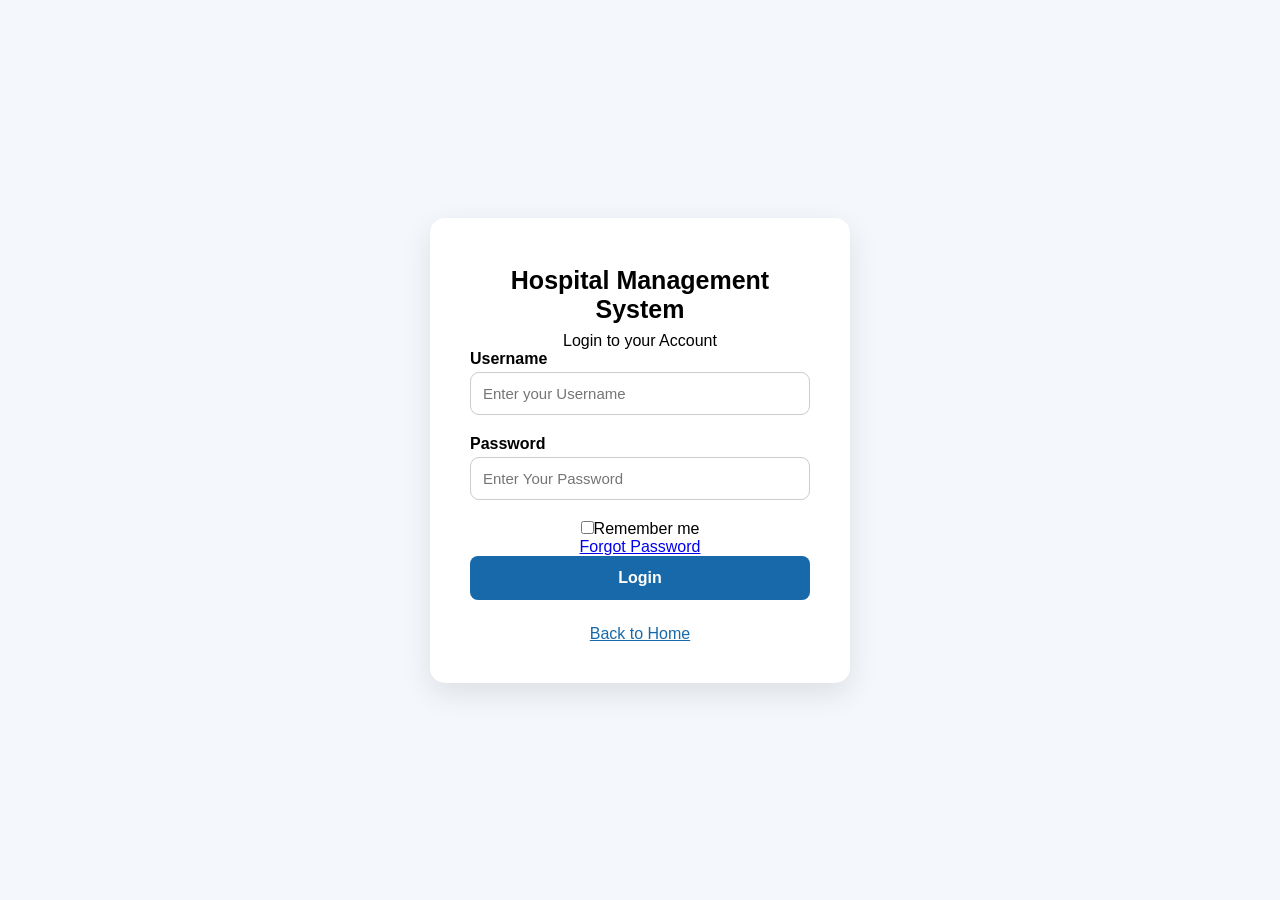
<file: frontend/index.html>
<!DOCTYPE html>
<html lang="en">
<head>
    <meta charset="UTF-8">
    <meta name="viewport" content="width=\, initial-scale=1.0">
    <title>Hospital-Management-System</title>
    <meta http-equiv="refresh" content="0; url=login.html">
</head>
<body>
    
</body>
</html>
</file>
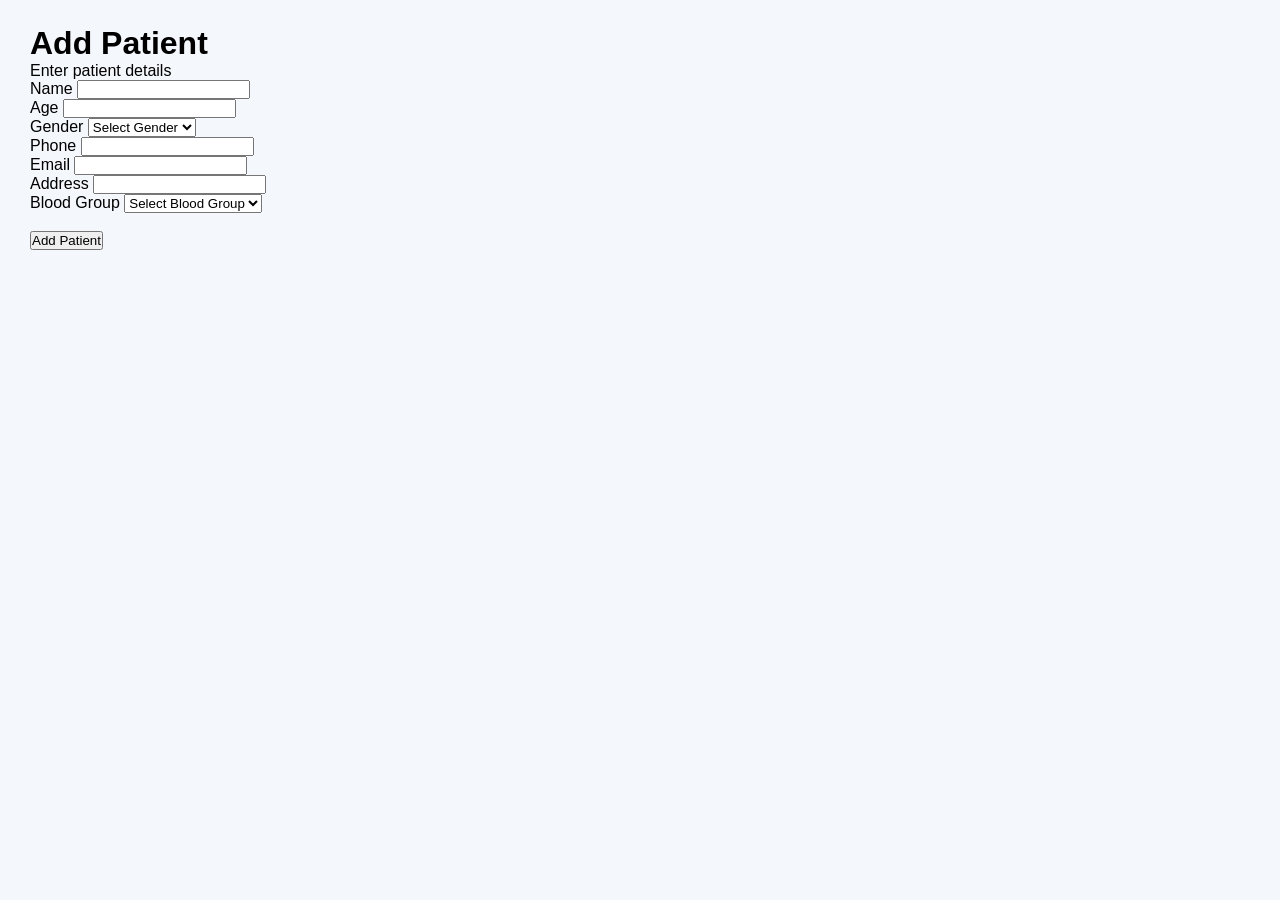
<file: frontend/add-patient.html>
<!DOCTYPE html>
<html lang="en">

<head>
    <meta charset="UTF-8">
    <meta name="viewport" content="width=device-width, initial-scale=1.0">

    <title>Add Patient</title>

    <link rel="stylesheet" href="css/style.css">
</head>

<body>

    <div class="main-content">

        <h1>Add Patient</h1>

        <p>Enter patient details</p>

        <form id="patientForm">

            <div>
                <label>Name</label>
                <input
                    type="text"
                    id="name"
                    required
                >
            </div>

            <div>
                <label>Age</label>
                <input
                    type="number"
                    id="age"
                    required
                >
            </div>

            <div>
                <label>Gender</label>

                <select id="gender" required>
                    <option value="">Select Gender</option>
                    <option value="Male">Male</option>
                    <option value="Female">Female</option>
                    <option value="Other">Other</option>
                </select>
            </div>

            <div>
                <label>Phone</label>
                <input
                    type="text"
                    id="phone"
                    required
                >
            </div>

            <div>
                <label>Email</label>
                <input
                    type="email"
                    id="email"
                >
            </div>

            <div>
                <label>Address</label>
                <input
                    type="text"
                    id="address"
                >
            </div>

            <div>
                <label>Blood Group</label>

                <select id="blood_group" required>
                    <option value="">Select Blood Group</option>
                    <option value="A+">A+</option>
                    <option value="A-">A-</option>
                    <option value="B+">B+</option>
                    <option value="B-">B-</option>
                    <option value="O+">O+</option>
                    <option value="O-">O-</option>
                    <option value="AB+">AB+</option>
                    <option value="AB-">AB-</option>
                </select>
            </div>

            <br>

            <button type="submit">
                Add Patient
            </button>

        </form>

        <p id="message"></p>

    </div>

    <script src="js/add-patient.js"></script>

</body>

</html>
</file>
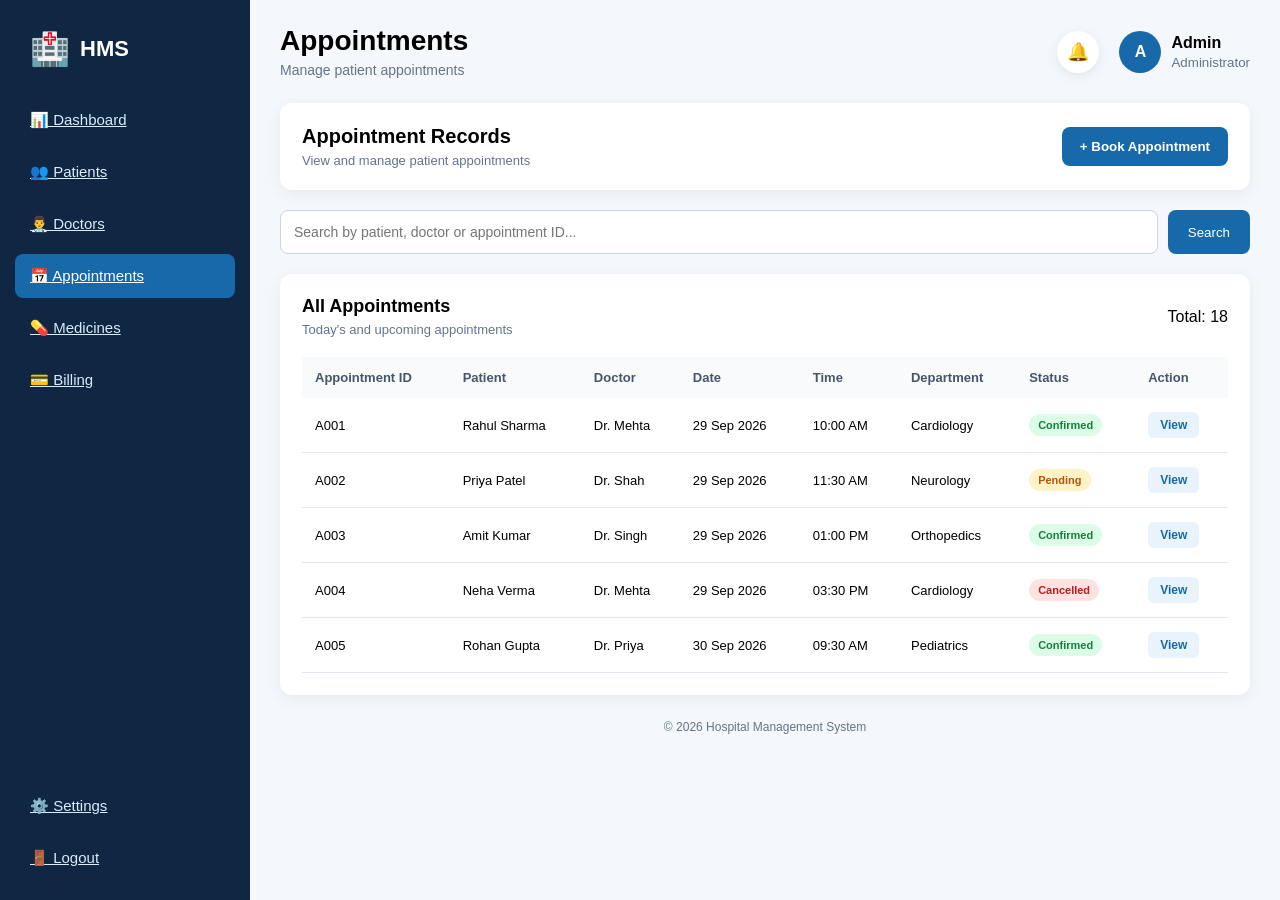
<file: frontend/appointmnet.html>
<!DOCTYPE html>
<html lang="en">

<head>
    <meta charset="UTF-8">
    <meta name="viewport" content="width=device-width, initial-scale=1.0">

    <title>Appointments | Hospital Management System</title>

    <link rel="stylesheet" href="css/style.css">
</head>

<body>

    <div class="dashboard-container">

        <!-- ================================
             SIDEBAR
        ================================= -->

        <aside class="sidebar">

            <div class="sidebar-logo">
                <span>🏥</span>
                <h2>HMS</h2>
            </div>

            <nav class="sidebar-nav">

                <a href="dashboard.html" class="nav-link">
                    📊 Dashboard
                </a>

                <a href="patients.html" class="nav-link">
                    👥 Patients
                </a>

                <a href="doctors.html" class="nav-link">
                    👨‍⚕️ Doctors
                </a>

                <a href="appointmnet.html" class="nav-link active">
                    📅 Appointments
                </a>

                <a href="medicines.html" class="nav-link">
                    💊 Medicines
                </a>

                <a href="billing.html" class="nav-link">
                    💳 Billing
                </a>

            </nav>

            <div class="sidebar-bottom">

                <a href="#" class="nav-link">
                    ⚙️ Settings
                </a>

                <a href="login.html" class="nav-link logout">
                    🚪 Logout
                </a>

            </div>

        </aside>


        <!-- ================================
             MAIN CONTENT
        ================================= -->

        <main class="main-content">

            <!-- Top Header -->

            <header class="top-header">

                <div>
                    <h1>Appointments</h1>
                    <p>Manage patient appointments</p>
                </div>

                <div class="header-right">

                    <button class="notification-btn">
                        🔔
                    </button>

                    <div class="user-profile">

                        <div class="user-avatar">
                            A
                        </div>

                        <div>
                            <strong>Admin</strong>
                            <small>Administrator</small>
                        </div>

                    </div>

                </div>

            </header>


            <!-- ================================
                 APPOINTMENT ACTIONS
            ================================= -->

            <section class="patient-actions">

                <div>
                    <h2>Appointment Records</h2>

                    <p>
                        View and manage patient appointments
                    </p>
                </div>

                <button class="add-patient-btn">
                    + Book Appointment
                </button>

            </section>


            <!-- ================================
                 SEARCH
            ================================= -->

            <section class="patient-search">

                <input
                    type="text"
                    placeholder="Search by patient, doctor or appointment ID..."
                >

                <button>
                    Search
                </button>

            </section>


            <!-- ================================
                 APPOINTMENTS TABLE
            ================================= -->

            <section class="dashboard-card">

                <div class="card-header">

                    <div>
                        <h3>All Appointments</h3>

                        <p>
                            Today's and upcoming appointments
                        </p>
                    </div>

                    <span>
                        Total: 18
                    </span>

                </div>


                <div class="table-container">

                    <table>

                        <thead>

                            <tr>
                                <th>Appointment ID</th>
                                <th>Patient</th>
                                <th>Doctor</th>
                                <th>Date</th>
                                <th>Time</th>
                                <th>Department</th>
                                <th>Status</th>
                                <th>Action</th>
                            </tr>

                        </thead>


                        <tbody>

                            <!-- Appointment 1 -->

                            <tr>

                                <td>A001</td>

                                <td>
                                    Rahul Sharma
                                </td>

                                <td>
                                    Dr. Mehta
                                </td>

                                <td>
                                    29 Sep 2026
                                </td>

                                <td>
                                    10:00 AM
                                </td>

                                <td>
                                    Cardiology
                                </td>

                                <td>
                                    <span class="status confirmed">
                                        Confirmed
                                    </span>
                                </td>

                                <td>
                                    <button class="table-btn">
                                        View
                                    </button>
                                </td>

                            </tr>


                            <!-- Appointment 2 -->

                            <tr>

                                <td>A002</td>

                                <td>
                                    Priya Patel
                                </td>

                                <td>
                                    Dr. Shah
                                </td>

                                <td>
                                    29 Sep 2026
                                </td>

                                <td>
                                    11:30 AM
                                </td>

                                <td>
                                    Neurology
                                </td>

                                <td>
                                    <span class="status pending">
                                        Pending
                                    </span>
                                </td>

                                <td>
                                    <button class="table-btn">
                                        View
                                    </button>
                                </td>

                            </tr>


                            <!-- Appointment 3 -->

                            <tr>

                                <td>A003</td>

                                <td>
                                    Amit Kumar
                                </td>

                                <td>
                                    Dr. Singh
                                </td>

                                <td>
                                    29 Sep 2026
                                </td>

                                <td>
                                    01:00 PM
                                </td>

                                <td>
                                    Orthopedics
                                </td>

                                <td>
                                    <span class="status confirmed">
                                        Confirmed
                                    </span>
                                </td>

                                <td>
                                    <button class="table-btn">
                                        View
                                    </button>
                                </td>

                            </tr>


                            <!-- Appointment 4 -->

                            <tr>

                                <td>A004</td>

                                <td>
                                    Neha Verma
                                </td>

                                <td>
                                    Dr. Mehta
                                </td>

                                <td>
                                    29 Sep 2026
                                </td>

                                <td>
                                    03:30 PM
                                </td>

                                <td>
                                    Cardiology
                                </td>

                                <td>
                                    <span class="status cancelled">
                                        Cancelled
                                    </span>
                                </td>

                                <td>
                                    <button class="table-btn">
                                        View
                                    </button>
                                </td>

                            </tr>


                            <!-- Appointment 5 -->

                            <tr>

                                <td>A005</td>

                                <td>
                                    Rohan Gupta
                                </td>

                                <td>
                                    Dr. Priya
                                </td>

                                <td>
                                    30 Sep 2026
                                </td>

                                <td>
                                    09:30 AM
                                </td>

                                <td>
                                    Pediatrics
                                </td>

                                <td>
                                    <span class="status confirmed">
                                        Confirmed
                                    </span>
                                </td>

                                <td>
                                    <button class="table-btn">
                                        View
                                    </button>
                                </td>

                            </tr>

                        </tbody>

                    </table>

                </div>

            </section>


            <!-- ================================
                 FOOTER
            ================================= -->

            <footer class="dashboard-footer">

                <p>
                    © 2026 Hospital Management System
                </p>

            </footer>

        </main>

    </div>

</body>

</html>
</file>
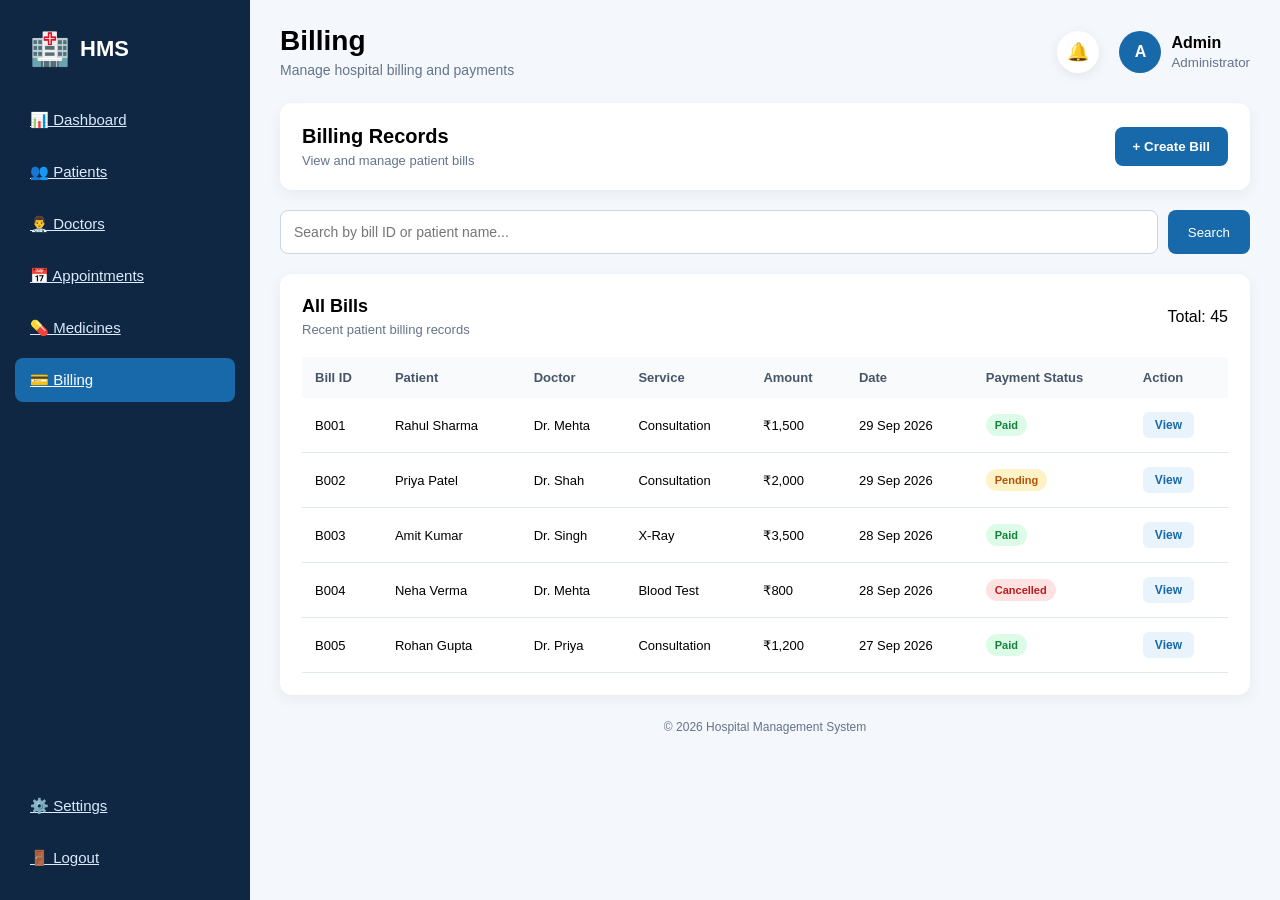
<file: frontend/billing.html>
<!DOCTYPE html>
<html lang="en">

<head>
    <meta charset="UTF-8">
    <meta name="viewport" content="width=device-width, initial-scale=1.0">

    <title>Billing | Hospital Management System</title>

    <link rel="stylesheet" href="css/style.css">
</head>

<body>

    <div class="dashboard-container">

        <!-- ================================
             SIDEBAR
        ================================= -->

        <aside class="sidebar">

            <div class="sidebar-logo">
                <span>🏥</span>
                <h2>HMS</h2>
            </div>

            <nav class="sidebar-nav">

                <a href="dashboard.html" class="nav-link">
                    📊 Dashboard
                </a>

                <a href="patients.html" class="nav-link">
                    👥 Patients
                </a>

                <a href="doctors.html" class="nav-link">
                    👨‍⚕️ Doctors
                </a>

                <a href="appointments.html" class="nav-link">
                    📅 Appointments
                </a>

                <a href="medicines.html" class="nav-link">
                    💊 Medicines
                </a>

                <a href="billing.html" class="nav-link active">
                    💳 Billing
                </a>

            </nav>

            <div class="sidebar-bottom">

                <a href="#" class="nav-link">
                    ⚙️ Settings
                </a>

                <a href="login.html" class="nav-link logout">
                    🚪 Logout
                </a>

            </div>

        </aside>


        <!-- ================================
             MAIN CONTENT
        ================================= -->

        <main class="main-content">

            <!-- Top Header -->

            <header class="top-header">

                <div>
                    <h1>Billing</h1>
                    <p>Manage hospital billing and payments</p>
                </div>

                <div class="header-right">

                    <button class="notification-btn">
                        🔔
                    </button>

                    <div class="user-profile">

                        <div class="user-avatar">
                            A
                        </div>

                        <div>
                            <strong>Admin</strong>
                            <small>Administrator</small>
                        </div>

                    </div>

                </div>

            </header>


            <!-- ================================
                 BILLING ACTIONS
            ================================= -->

            <section class="patient-actions">

                <div>
                    <h2>Billing Records</h2>

                    <p>
                        View and manage patient bills
                    </p>
                </div>

                <button class="add-patient-btn">
                    + Create Bill
                </button>

            </section>


            <!-- ================================
                 SEARCH
            ================================= -->

            <section class="patient-search">

                <input
                    type="text"
                    placeholder="Search by bill ID or patient name..."
                >

                <button>
                    Search
                </button>

            </section>


            <!-- ================================
                 BILLING TABLE
            ================================= -->

            <section class="dashboard-card">

                <div class="card-header">

                    <div>
                        <h3>All Bills</h3>

                        <p>
                            Recent patient billing records
                        </p>
                    </div>

                    <span>
                        Total: 45
                    </span>

                </div>


                <div class="table-container">

                    <table>

                        <thead>

                            <tr>
                                <th>Bill ID</th>
                                <th>Patient</th>
                                <th>Doctor</th>
                                <th>Service</th>
                                <th>Amount</th>
                                <th>Date</th>
                                <th>Payment Status</th>
                                <th>Action</th>
                            </tr>

                        </thead>


                        <tbody>

                            <!-- Bill 1 -->

                            <tr>

                                <td>B001</td>

                                <td>
                                    Rahul Sharma
                                </td>

                                <td>
                                    Dr. Mehta
                                </td>

                                <td>
                                    Consultation
                                </td>

                                <td>
                                    ₹1,500
                                </td>

                                <td>
                                    29 Sep 2026
                                </td>

                                <td>
                                    <span class="status confirmed">
                                        Paid
                                    </span>
                                </td>

                                <td>
                                    <button class="table-btn">
                                        View
                                    </button>
                                </td>

                            </tr>


                            <!-- Bill 2 -->

                            <tr>

                                <td>B002</td>

                                <td>
                                    Priya Patel
                                </td>

                                <td>
                                    Dr. Shah
                                </td>

                                <td>
                                    Consultation
                                </td>

                                <td>
                                    ₹2,000
                                </td>

                                <td>
                                    29 Sep 2026
                                </td>

                                <td>
                                    <span class="status pending">
                                        Pending
                                    </span>
                                </td>

                                <td>
                                    <button class="table-btn">
                                        View
                                    </button>
                                </td>

                            </tr>


                            <!-- Bill 3 -->

                            <tr>

                                <td>B003</td>

                                <td>
                                    Amit Kumar
                                </td>

                                <td>
                                    Dr. Singh
                                </td>

                                <td>
                                    X-Ray
                                </td>

                                <td>
                                    ₹3,500
                                </td>

                                <td>
                                    28 Sep 2026
                                </td>

                                <td>
                                    <span class="status confirmed">
                                        Paid
                                    </span>
                                </td>

                                <td>
                                    <button class="table-btn">
                                        View
                                    </button>
                                </td>

                            </tr>


                            <!-- Bill 4 -->

                            <tr>

                                <td>B004</td>

                                <td>
                                    Neha Verma
                                </td>

                                <td>
                                    Dr. Mehta
                                </td>

                                <td>
                                    Blood Test
                                </td>

                                <td>
                                    ₹800
                                </td>

                                <td>
                                    28 Sep 2026
                                </td>

                                <td>
                                    <span class="status cancelled">
                                        Cancelled
                                    </span>
                                </td>

                                <td>
                                    <button class="table-btn">
                                        View
                                    </button>
                                </td>

                            </tr>


                            <!-- Bill 5 -->

                            <tr>

                                <td>B005</td>

                                <td>
                                    Rohan Gupta
                                </td>

                                <td>
                                    Dr. Priya
                                </td>

                                <td>
                                    Consultation
                                </td>

                                <td>
                                    ₹1,200
                                </td>

                                <td>
                                    27 Sep 2026
                                </td>

                                <td>
                                    <span class="status confirmed">
                                        Paid
                                    </span>
                                </td>

                                <td>
                                    <button class="table-btn">
                                        View
                                    </button>
                                </td>

                            </tr>

                        </tbody>

                    </table>

                </div>

            </section>


            <!-- ================================
                 FOOTER
            ================================= -->

            <footer class="dashboard-footer">

                <p>
                    © 2026 Hospital Management System
                </p>

            </footer>

        </main>

    </div>

</body>

</html>
</file>
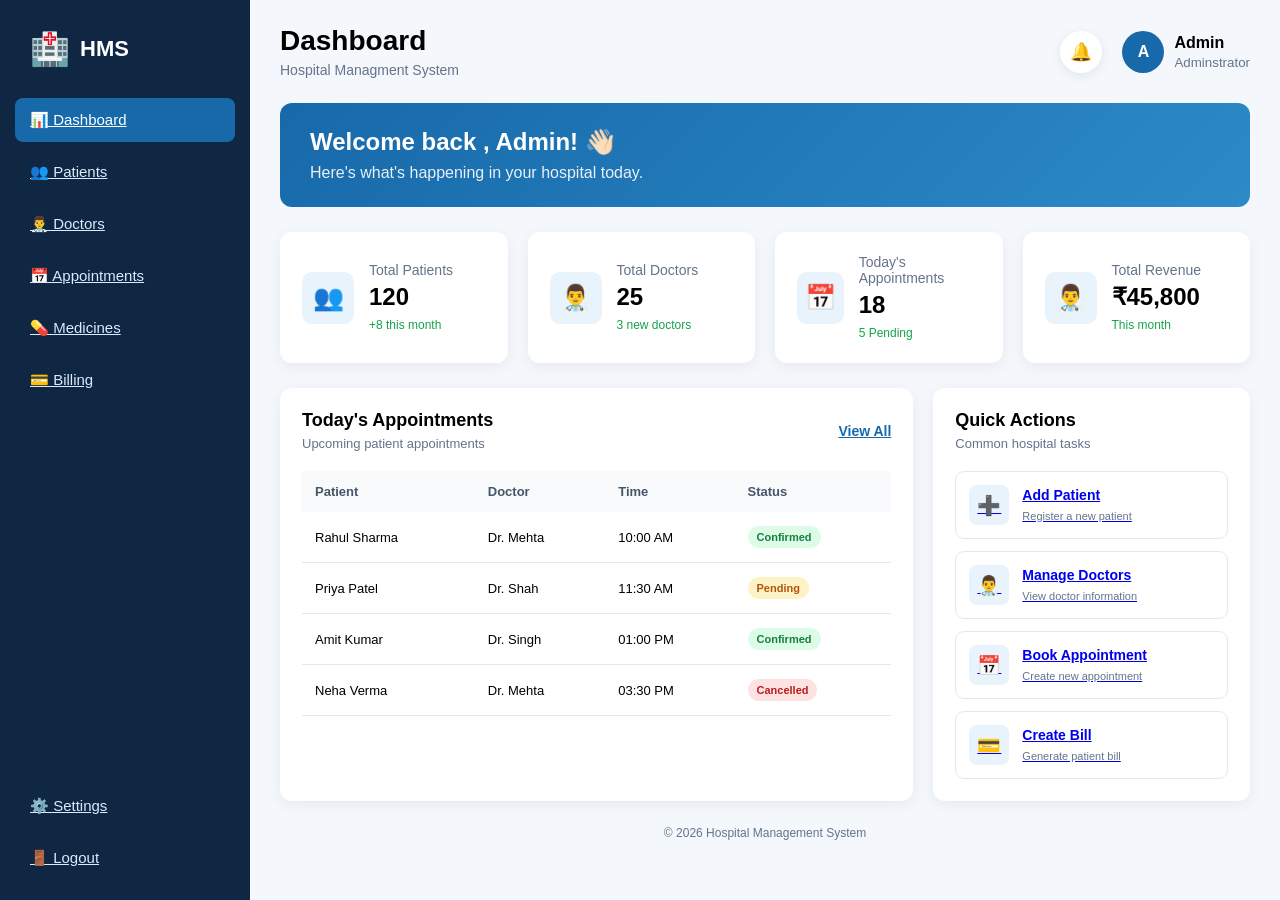
<file: frontend/dashboard.html>
<!DOCTYPE html>
<html lang="en">

<head>
    <meta charset="UTF-8">
    <meta name="viewport" content="width=device-width, initial-scale=1.0">
    <title>Dashboard | Hospital Managment System</title>

    <link rel="stylesheet" href="css/style.css">

</head>

<body>

    <div class="dashboard-container">

        <!-- sidebar  -->
        <aside class="sidebar">
            <div class="sidebar-logo">
                <span>🏥</span>
                <h2>HMS</h2>
            </div>

            <nav class="sidebar-nav">
                <a href="dashboard.html" class="nav-link active">
                    📊 Dashboard
                </a>
                <a href="patients.html" class="nav-link">
                    👥 Patients
                </a>
                <a href="doctors.html" class="nav-link ">
                    👨‍⚕️ Doctors
                </a>
                <a href="appointmnet.html" class="nav-link ">
                    📅 Appointments
                </a>
                <a href="medicines.html" class="nav-link ">
                    💊 Medicines
                </a>
                <a href="billing.html" class="nav-link">
                    💳 Billing
                </a>

            </nav>

            <div class="sidebar-bottom">
                <a href="#" class="nav-link">
                    ⚙️ Settings
                </a>
                <a href="login.html" class="nav-link logout">
                    🚪 Logout
                </a>
            </div>
        </aside>

        <!-- Main content -->
        <main class="main-content">
            <!-- Top Header -->
            <header class="top-header">
                <div>
                    <h1>Dashboard</h1>
                    <p>Hospital Managment System</p>
                </div>

                <div class="header-right">
                    <button class="notification-btn">
                        🔔
                    </button>

                    <div class="user-profile">
                        <div class="user-avatar">
                            A
                        </div>

                        <div>
                            <strong>Admin</strong>
                            <small>Adminstrator</small>
                        </div>
                    </div>
                </div>
            </header>


            <!-- welcome Section -->
            <section class="welcome-section">
                <div>
                    <h2>Welcome back , Admin! 👋🏻</h2>

                    <p>
                        Here's what's happening in your hospital today.
                    </p>
                </div>
            </section>

            <!-- Statics Cards -->
            <section class="stats-grid">
                <div class="stat-card">

                    <div class="stat-icon">
                        👥
                    </div>

                    <div>
                        <p>Total Patients</p>
                        <h2>120</h2>
                        <span>+8 this month</span>
                    </div>
                </div>

                <div class="stat-card">
                    <div class="stat-icon">
                        👨‍⚕️
                    </div>

                    <div>
                        <p>Total Doctors</p>
                        <h2>25</h2>
                        <span>3 new doctors</span>
                    </div>
                </div>

                <div class="stat-card">
                    <div class="stat-icon">
                        📅
                    </div>

                    <div>
                        <p>Today's Appointments</p>
                        <h2>18</h2>
                        <span>5 Pending</span>
                    </div>
                </div>

                <div class="stat-card">
                    <div class="stat-icon">
                        👨‍⚕️
                    </div>

                    <div>
                        <p>Total Revenue</p>
                        <h2>₹45,800</h2>
                        <span>This month</span>
                    </div>
                </div>
            </section>

            <!--  Dashboard Content Grid -->
            <section class="dashboard-grid">


                <!-- Appointments -->
                <div class="dashboard-card appointments-card">

                    <div class="card-header">

                        <div>
                            <h3>Today's Appointments</h3>
                            <p>Upcoming patient appointments</p>
                        </div>

                        <a href="appointmnet.html">
                            View All
                        </a>

                    </div>


                    <div class="table-container">

                        <table>

                            <thead>

                                <tr>
                                    <th>Patient</th>
                                    <th>Doctor</th>
                                    <th>Time</th>
                                    <th>Status</th>
                                </tr>

                            </thead>

                            <tbody>

                                <tr>
                                    <td>Rahul Sharma</td>
                                    <td>Dr. Mehta</td>
                                    <td>10:00 AM</td>
                                    <td>
                                        <span class="status confirmed">
                                            Confirmed
                                        </span>
                                    </td>
                                </tr>

                                <tr>
                                    <td>Priya Patel</td>
                                    <td>Dr. Shah</td>
                                    <td>11:30 AM</td>
                                    <td>
                                        <span class="status pending">
                                            Pending
                                        </span>
                                    </td>
                                </tr>

                                <tr>
                                    <td>Amit Kumar</td>
                                    <td>Dr. Singh</td>
                                    <td>01:00 PM</td>
                                    <td>
                                        <span class="status confirmed">
                                            Confirmed
                                        </span>
                                    </td>
                                </tr>

                                <tr>
                                    <td>Neha Verma</td>
                                    <td>Dr. Mehta</td>
                                    <td>03:30 PM</td>
                                    <td>
                                        <span class="status cancelled">
                                            Cancelled
                                        </span>
                                    </td>
                                </tr>

                            </tbody>

                        </table>

                    </div>

                </div>


                <!-- Quick Actions -->
                <div class="dashboard-card">

                    <div class="card-header">

                        <div>
                            <h3>Quick Actions</h3>
                            <p>Common hospital tasks</p>
                        </div>

                    </div>


                    <div class="quick-actions">

                        <a href="patients.html" class="quick-action">
                            <span>➕</span>
                            <div>
                                <strong>Add Patient</strong>
                                <small>Register a new patient</small>
                            </div>
                        </a>


                        <a href="doctors.html" class="quick-action">
                            <span>👨‍⚕️</span>
                            <div>
                                <strong>Manage Doctors</strong>
                                <small>View doctor information</small>
                            </div>
                        </a>


                        <a href="appointmnet.html" class="quick-action">
                            <span>📅</span>
                            <div>
                                <strong>Book Appointment</strong>
                                <small>Create new appointment</small>
                            </div>
                        </a>


                        <a href="billing.html" class="quick-action">
                            <span>💳</span>
                            <div>
                                <strong>Create Bill</strong>
                                <small>Generate patient bill</small>
                            </div>
                        </a>

                    </div>

                </div>

            </section>


            <!-- Footer -->
            <footer class="dashboard-footer">

                <p>
                    © 2026 Hospital Management System
                </p>

            </footer>

        </main>


    </div>
</body>

</html>
</file>
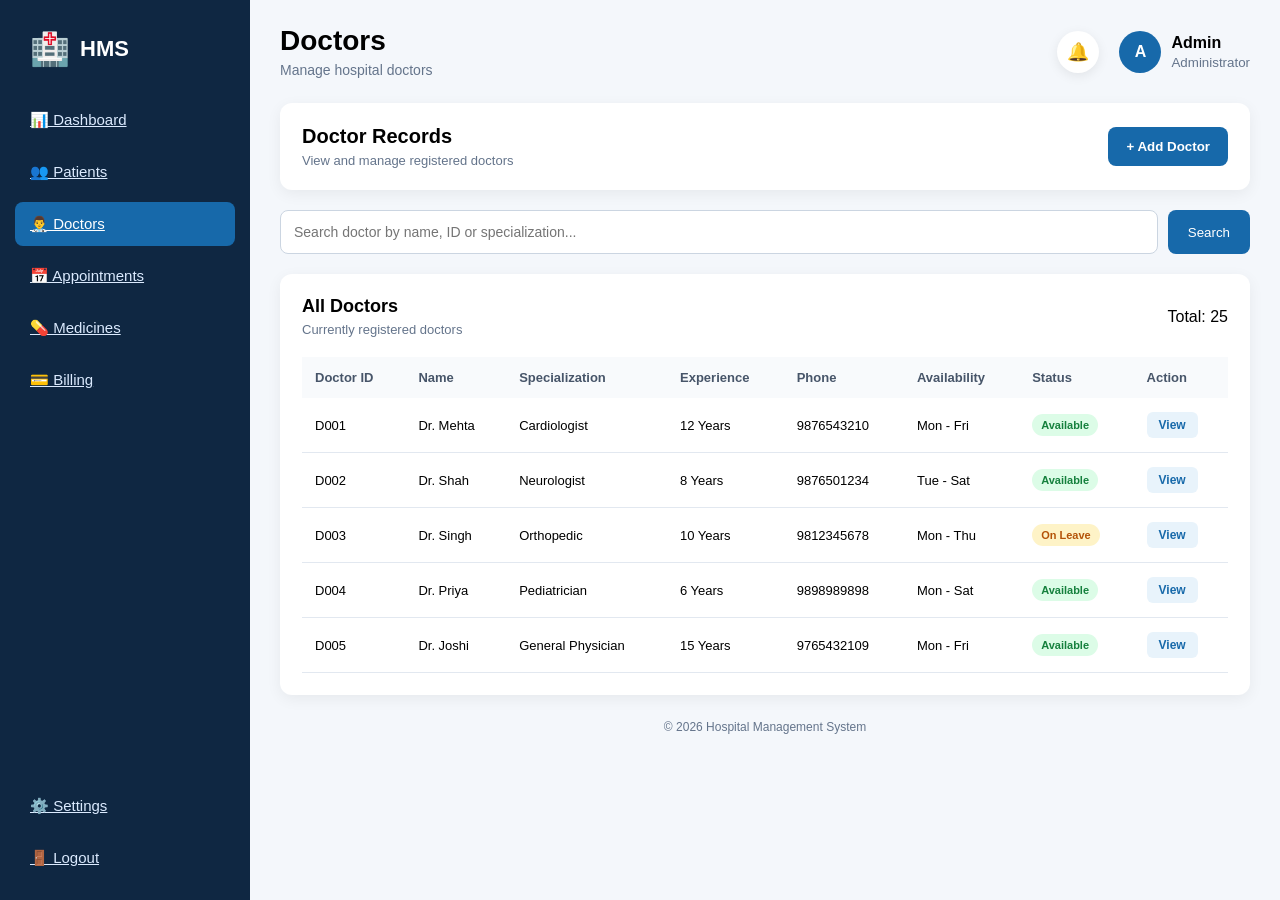
<file: frontend/doctors.html>
<!DOCTYPE html>
<html lang="en">
<head>
    <meta charset="UTF-8">
    <meta name="viewport" content="width= , initial-scale=1.0">
    <title>Doctors </title>
    <link rel="stylesheet" href="css/style.css">
</head>
<body>
    

    <div class="dashboard-container">

        <!-- ================================
             SIDEBAR
        ================================= -->

        <aside class="sidebar">

            <div class="sidebar-logo">
                <span>🏥</span>
                <h2>HMS</h2>
            </div>

            <nav class="sidebar-nav">

                <a href="dashboard.html" class="nav-link">
                    📊 Dashboard
                </a>

                <a href="patients.html" class="nav-link">
                    👥 Patients
                </a>

                <a href="doctors.html" class="nav-link active">
                    👨‍⚕️ Doctors
                </a>

                <a href="appointmnet.html" class="nav-link">
                    📅 Appointments
                </a>

                <a href="medicines.html" class="nav-link">
                    💊 Medicines
                </a>

                <a href="billing.html" class="nav-link">
                    💳 Billing
                </a>

            </nav>

            <div class="sidebar-bottom">

                <a href="#" class="nav-link">
                    ⚙️ Settings
                </a>

                <a href="login.html" class="nav-link logout">
                    🚪 Logout
                </a>

            </div>

        </aside>


        <!-- ================================
             MAIN CONTENT
        ================================= -->

        <main class="main-content">

            <!-- Top Header -->

            <header class="top-header">

                <div>
                    <h1>Doctors</h1>
                    <p>Manage hospital doctors</p>
                </div>

                <div class="header-right">

                    <button class="notification-btn">
                        🔔
                    </button>

                    <div class="user-profile">

                        <div class="user-avatar">
                            A
                        </div>

                        <div>
                            <strong>Admin</strong>
                            <small>Administrator</small>
                        </div>

                    </div>

                </div>

            </header>


            <!-- ================================
                 DOCTOR ACTIONS
            ================================= -->

            <section class="patient-actions">

                <div>
                    <h2>Doctor Records</h2>

                    <p>
                        View and manage registered doctors
                    </p>
                </div>

                <button class="add-patient-btn">
                    + Add Doctor
                </button>

            </section>


            <!-- ================================
                 SEARCH
            ================================= -->

            <section class="patient-search">

                <input
                    type="text"
                    placeholder="Search doctor by name, ID or specialization..."
                >

                <button>
                    Search
                </button>

            </section>


            <!-- ================================
                 DOCTORS TABLE
            ================================= -->

            <section class="dashboard-card">

                <div class="card-header">

                    <div>
                        <h3>All Doctors</h3>

                        <p>
                            Currently registered doctors
                        </p>
                    </div>

                    <span>
                        Total: 25
                    </span>

                </div>


                <div class="table-container">

                    <table>

                        <thead>

                            <tr>
                                <th>Doctor ID</th>
                                <th>Name</th>
                                <th>Specialization</th>
                                <th>Experience</th>
                                <th>Phone</th>
                                <th>Availability</th>
                                <th>Status</th>
                                <th>Action</th>
                            </tr>

                        </thead>


                        <tbody>

                            <!-- Doctor 1 -->

                            <tr>

                                <td>D001</td>

                                <td>
                                    Dr. Mehta
                                </td>

                                <td>
                                    Cardiologist
                                </td>

                                <td>
                                    12 Years
                                </td>

                                <td>
                                    9876543210
                                </td>

                                <td>
                                    Mon - Fri
                                </td>

                                <td>
                                    <span class="status confirmed">
                                        Available
                                    </span>
                                </td>

                                <td>
                                    <button class="table-btn">
                                        View
                                    </button>
                                </td>

                            </tr>


                            <!-- Doctor 2 -->

                            <tr>

                                <td>D002</td>

                                <td>
                                    Dr. Shah
                                </td>

                                <td>
                                    Neurologist
                                </td>

                                <td>
                                    8 Years
                                </td>

                                <td>
                                    9876501234
                                </td>

                                <td>
                                    Tue - Sat
                                </td>

                                <td>
                                    <span class="status confirmed">
                                        Available
                                    </span>
                                </td>

                                <td>
                                    <button class="table-btn">
                                        View
                                    </button>
                                </td>

                            </tr>


                            <!-- Doctor 3 -->

                            <tr>

                                <td>D003</td>

                                <td>
                                    Dr. Singh
                                </td>

                                <td>
                                    Orthopedic
                                </td>

                                <td>
                                    10 Years
                                </td>

                                <td>
                                    9812345678
                                </td>

                                <td>
                                    Mon - Thu
                                </td>

                                <td>
                                    <span class="status pending">
                                        On Leave
                                    </span>
                                </td>

                                <td>
                                    <button class="table-btn">
                                        View
                                    </button>
                                </td>

                            </tr>


                            <!-- Doctor 4 -->

                            <tr>

                                <td>D004</td>

                                <td>
                                    Dr. Priya
                                </td>

                                <td>
                                    Pediatrician
                                </td>

                                <td>
                                    6 Years
                                </td>

                                <td>
                                    9898989898
                                </td>

                                <td>
                                    Mon - Sat
                                </td>

                                <td>
                                    <span class="status confirmed">
                                        Available
                                    </span>
                                </td>

                                <td>
                                    <button class="table-btn">
                                        View
                                    </button>
                                </td>

                            </tr>


                            <!-- Doctor 5 -->

                            <tr>

                                <td>D005</td>

                                <td>
                                    Dr. Joshi
                                </td>

                                <td>
                                    General Physician
                                </td>

                                <td>
                                    15 Years
                                </td>

                                <td>
                                    9765432109
                                </td>

                                <td>
                                    Mon - Fri
                                </td>

                                <td>
                                    <span class="status confirmed">
                                        Available
                                    </span>
                                </td>

                                <td>
                                    <button class="table-btn">
                                        View
                                    </button>
                                </td>

                            </tr>

                        </tbody>

                    </table>

                </div>

            </section>


            <!-- ================================
                 FOOTER
            ================================= -->

            <footer class="dashboard-footer">

                <p>
                    © 2026 Hospital Management System
                </p>

            </footer>

        </main>

    </div>

</body>
</html>
</file>
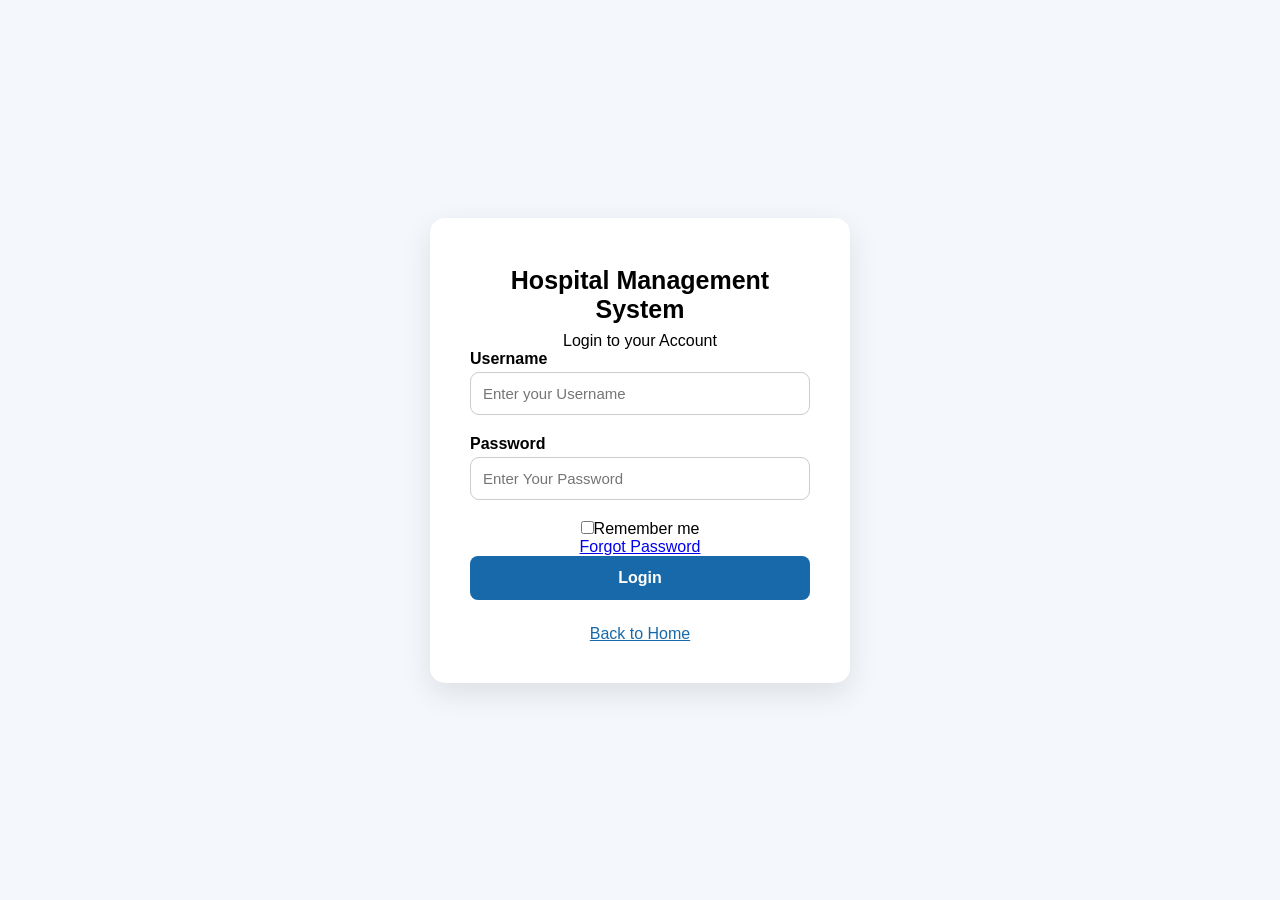
<file: frontend/login.html>
<!DOCTYPE html>
<html lang="en">
<head>
    <meta charset="UTF-8">
    <meta name="viewport" content="width=device-width, initial-scale=1.0">
    <title>
        Login Page
    </title>
    <link rel="stylesheet" href="css/style.css">
</head>
<body>
    <div class="login-container">
        <div class="login-card">
            <div class="hospital-logo">

            </div>
            <h1>Hospital Management System</h1>
            <p class="login-subtittle">Login to your Account</p>
            <!-- Username Password login subtittle Form -->
            <form>
                <!-- enter username -->
                <div class="form-group">
                    <label for="username">Username</label>
                    <input 
                        type="text"
                        id="username"
                        name="username"
                        placeholder="Enter your Username"
                        required
                    >
                </div>
                <!-- Enter Password  -->
                <div class="form-group">
                    <label for="password">Password</label>
                    <input type="password" id="password" name="password" placeholder="Enter Your Password" required>
                </div>
                <!-- login options -->
                 <div class="login-optios">
                    <label>
                        <input type="checkbox">Remember me
                    </label>
                    <br>
                    <a href="#">Forgot Password</a>
                 </div>
                <!-- Submit Buttons -->
                <button type="submit" class="login-btn">Login</button>
            </form>
            <p class="back-home">
                <a href="dashboard.html">Back to Home</a>
            </p>
        </div>
    </div>
</body>
</html>
</file>
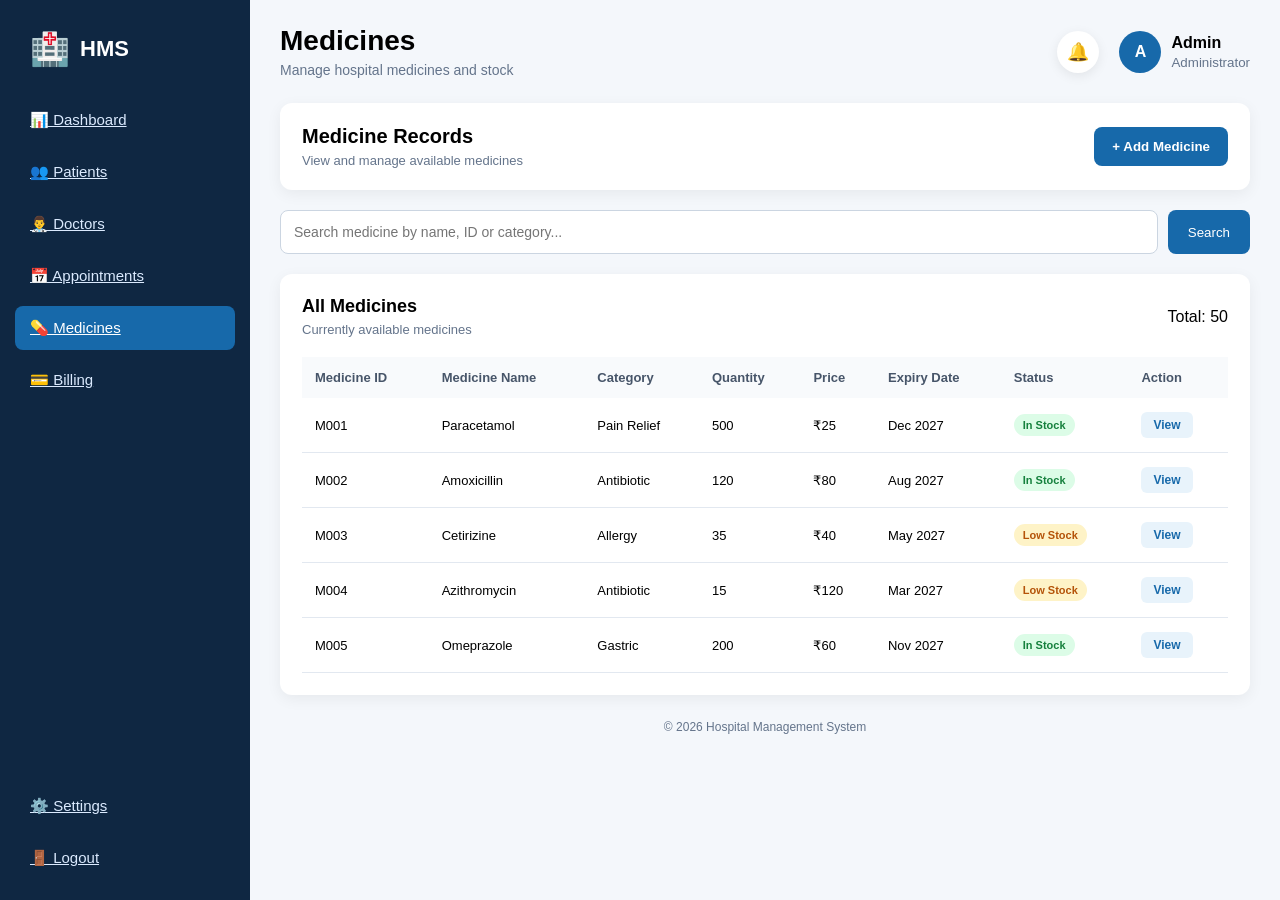
<file: frontend/medicines.html>
<!DOCTYPE html>
<html lang="en">

<head>
    <meta charset="UTF-8">
    <meta name="viewport" content="width=device-width, initial-scale=1.0">

    <title>Medicines | Hospital Management System</title>

    <link rel="stylesheet" href="css/style.css">
</head>

<body>

    <div class="dashboard-container">

        <!-- ================================
             SIDEBAR
        ================================= -->

        <aside class="sidebar">

            <div class="sidebar-logo">
                <span>🏥</span>
                <h2>HMS</h2>
            </div>

            <nav class="sidebar-nav">

                <a href="dashboard.html" class="nav-link">
                    📊 Dashboard
                </a>

                <a href="patients.html" class="nav-link">
                    👥 Patients
                </a>

                <a href="doctors.html" class="nav-link">
                    👨‍⚕️ Doctors
                </a>

                <a href="appointmnet.html" class="nav-link">
                    📅 Appointments
                </a>

                <a href="medicines.html" class="nav-link active">
                    💊 Medicines
                </a>

                <a href="billing.html" class="nav-link">
                    💳 Billing
                </a>

            </nav>

            <div class="sidebar-bottom">

                <a href="#" class="nav-link">
                    ⚙️ Settings
                </a>

                <a href="login.html" class="nav-link logout">
                    🚪 Logout
                </a>

            </div>

        </aside>


        <!-- ================================
             MAIN CONTENT
        ================================= -->

        <main class="main-content">

            <!-- Top Header -->

            <header class="top-header">

                <div>
                    <h1>Medicines</h1>
                    <p>Manage hospital medicines and stock</p>
                </div>

                <div class="header-right">

                    <button class="notification-btn">
                        🔔
                    </button>

                    <div class="user-profile">

                        <div class="user-avatar">
                            A
                        </div>

                        <div>
                            <strong>Admin</strong>
                            <small>Administrator</small>
                        </div>

                    </div>

                </div>

            </header>


            <!-- ================================
                 MEDICINE ACTIONS
            ================================= -->

            <section class="patient-actions">

                <div>
                    <h2>Medicine Records</h2>

                    <p>
                        View and manage available medicines
                    </p>
                </div>

                <button class="add-patient-btn">
                    + Add Medicine
                </button>

            </section>


            <!-- ================================
                 SEARCH
            ================================= -->

            <section class="patient-search">

                <input
                    type="text"
                    placeholder="Search medicine by name, ID or category..."
                >

                <button>
                    Search
                </button>

            </section>


            <!-- ================================
                 MEDICINE TABLE
            ================================= -->

            <section class="dashboard-card">

                <div class="card-header">

                    <div>
                        <h3>All Medicines</h3>

                        <p>
                            Currently available medicines
                        </p>
                    </div>

                    <span>
                        Total: 50
                    </span>

                </div>


                <div class="table-container">

                    <table>

                        <thead>

                            <tr>
                                <th>Medicine ID</th>
                                <th>Medicine Name</th>
                                <th>Category</th>
                                <th>Quantity</th>
                                <th>Price</th>
                                <th>Expiry Date</th>
                                <th>Status</th>
                                <th>Action</th>
                            </tr>

                        </thead>


                        <tbody>

                            <!-- Medicine 1 -->

                            <tr>

                                <td>M001</td>

                                <td>
                                    Paracetamol
                                </td>

                                <td>
                                    Pain Relief
                                </td>

                                <td>
                                    500
                                </td>

                                <td>
                                    ₹25
                                </td>

                                <td>
                                    Dec 2027
                                </td>

                                <td>
                                    <span class="status confirmed">
                                        In Stock
                                    </span>
                                </td>

                                <td>
                                    <button class="table-btn">
                                        View
                                    </button>
                                </td>

                            </tr>


                            <!-- Medicine 2 -->

                            <tr>

                                <td>M002</td>

                                <td>
                                    Amoxicillin
                                </td>

                                <td>
                                    Antibiotic
                                </td>

                                <td>
                                    120
                                </td>

                                <td>
                                    ₹80
                                </td>

                                <td>
                                    Aug 2027
                                </td>

                                <td>
                                    <span class="status confirmed">
                                        In Stock
                                    </span>
                                </td>

                                <td>
                                    <button class="table-btn">
                                        View
                                    </button>
                                </td>

                            </tr>


                            <!-- Medicine 3 -->

                            <tr>

                                <td>M003</td>

                                <td>
                                    Cetirizine
                                </td>

                                <td>
                                    Allergy
                                </td>

                                <td>
                                    35
                                </td>

                                <td>
                                    ₹40
                                </td>

                                <td>
                                    May 2027
                                </td>

                                <td>
                                    <span class="status pending">
                                        Low Stock
                                    </span>
                                </td>

                                <td>
                                    <button class="table-btn">
                                        View
                                    </button>
                                </td>

                            </tr>


                            <!-- Medicine 4 -->

                            <tr>

                                <td>M004</td>

                                <td>
                                    Azithromycin
                                </td>

                                <td>
                                    Antibiotic
                                </td>

                                <td>
                                    15
                                </td>

                                <td>
                                    ₹120
                                </td>

                                <td>
                                    Mar 2027
                                </td>

                                <td>
                                    <span class="status pending">
                                        Low Stock
                                    </span>
                                </td>

                                <td>
                                    <button class="table-btn">
                                        View
                                    </button>
                                </td>

                            </tr>


                            <!-- Medicine 5 -->

                            <tr>

                                <td>M005</td>

                                <td>
                                    Omeprazole
                                </td>

                                <td>
                                    Gastric
                                </td>

                                <td>
                                    200
                                </td>

                                <td>
                                    ₹60
                                </td>

                                <td>
                                    Nov 2027
                                </td>

                                <td>
                                    <span class="status confirmed">
                                        In Stock
                                    </span>
                                </td>

                                <td>
                                    <button class="table-btn">
                                        View
                                    </button>
                                </td>

                            </tr>

                        </tbody>

                    </table>

                </div>

            </section>


            <!-- ================================
                 FOOTER
            ================================= -->

            <footer class="dashboard-footer">

                <p>
                    © 2026 Hospital Management System
                </p>

            </footer>

        </main>

    </div>

</body>

</html>
</file>
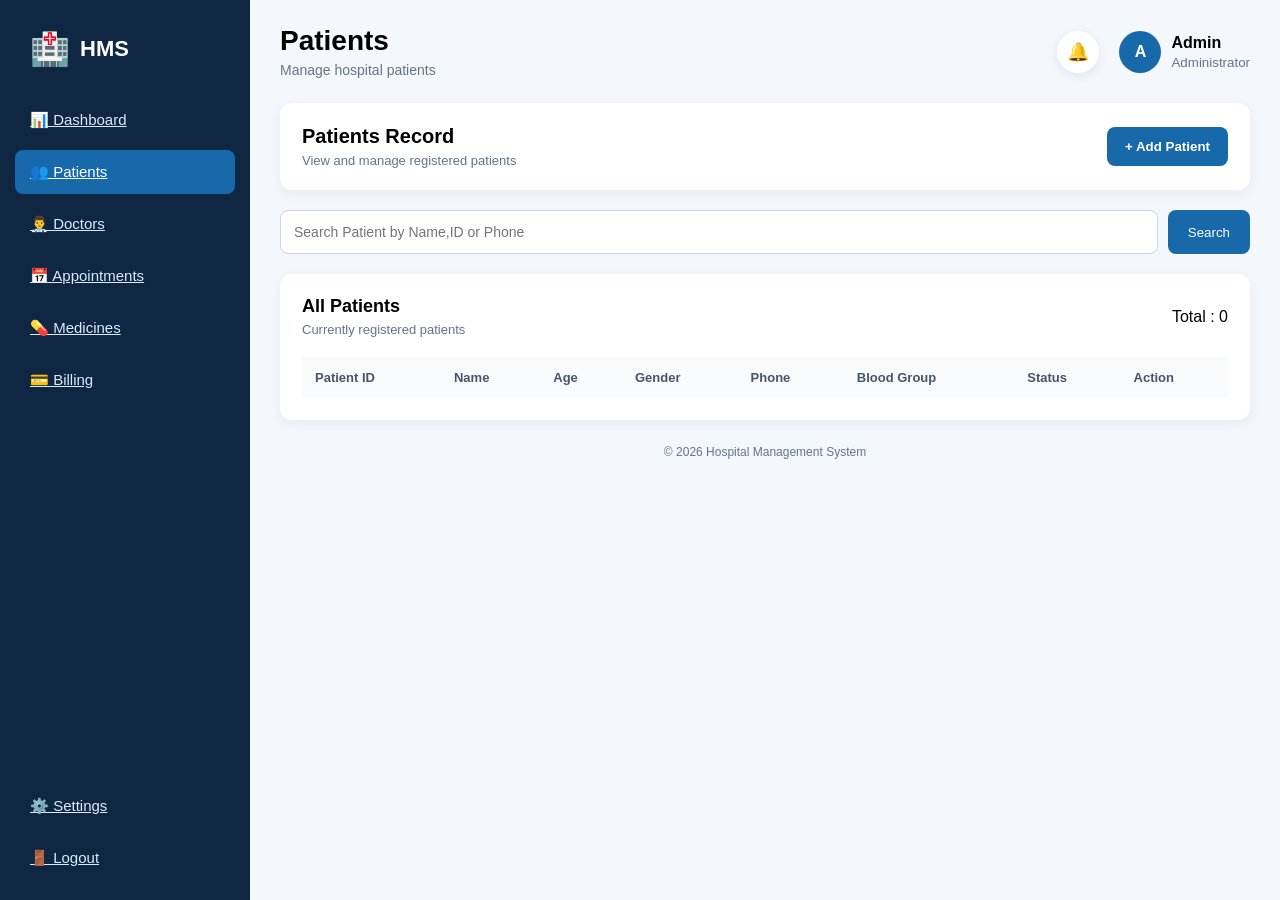
<file: frontend/patients.html>
<!DOCTYPE html>
<html lang="en">
<head>
    <meta charset="UTF-8">
    <meta name="viewport" content="width=device-width, initial-scale=1.0">
    <title>PATIENTS</title>

    <link rel="stylesheet" href="css/style.css">
    <script src="js/patients.js" defer></script>

</head>
<body>
    <div class="dashboard-container">

        <!--Sidebar-->
         <aside class="sidebar">

            <div class="sidebar-logo">
                <span>🏥</span>
                <h2>HMS</h2>
            </div>

            <nav class="sidebar-nav">

                <a href="dashboard.html" class="nav-link">
                    📊 Dashboard
                </a>

                <a href="patients.html" class="nav-link active">
                    👥 Patients
                </a>

                <a href="doctors.html" class="nav-link">
                    👨‍⚕️ Doctors
                </a>

                <a href="appointmnet.html" class="nav-link">
                    📅 Appointments
                </a>

                <a href="medicines.html" class="nav-link">
                    💊 Medicines
                </a>

                <a href="billing.html" class="nav-link">
                    💳 Billing
                </a>

            </nav>

            <div class="sidebar-bottom">

                <a href="#" class="nav-link">
                    ⚙️ Settings
                </a>

                <a href="login.html" class="nav-link logout">
                    🚪 Logout
                </a>

            </div>

        </aside>

        <!-- Main Content -->
        <main class="main-content">

            <!-- Header -->
            <header class="top-header">

                <div>
                    <h1>Patients</h1>
                    <p>Manage hospital patients</p>
                </div>

                <div class="header-right">

                    <button class="notification-btn">
                        🔔
                    </button>

                    <div class="user-profile">

                        <div class="user-avatar">
                            A
                        </div>

                        <div>
                            <strong>Admin</strong>
                            <small>Administrator</small>
                        </div>

                    </div>

                </div>

            </header>
            
            <!--Pateints Actions-->
            <section class="patient-actions">
                
                <div>
                    <h2>Patients Record</h2>
                    <p>View and manage registered patients</p>
                </div>

                <button class="add-patient-btn">
                    + Add Patient
                </button>
            </section>

            <!--Search-->
            <section class="patient-search">

                <input type="text" placeholder="Search Patient by Name,ID or Phone">

                <button>Search</button>
            </section>

            <!--Patients Table-->
            <section class="dashboard-card">

                <div class="card-header">

                    <div>
                        <h3>All Patients</h3>
                         <p>Currently registered patients</p>
                    </div>

                    <!-- <span>Total : 120</span> -->
                    <span id="patientTotal">Total : 0</span>
                </div>

                <div class="table-container">

                    <table>
                        <thead>
                            <tr>
                                <th>Patient ID</th>
                                <th>Name</th>
                                <th>Age</th>
                                <th>Gender</th>
                                <th>Phone</th>
                                <th>Blood Group</th>
                                <th>Status</th>
                                <th>Action</th>
                            </tr>
                        </thead>

                        <!-- <tbody>
                            <tr>
                                 <td>P001</td>

                                <td>
                                    Rahul Sharma
                                </td>

                                <td>28</td>

                                <td>Male</td>

                                <td>9876543210</td>

                                <td>O+</td>

                                <td>
                                    <span class="status confirmed">
                                        Active
                                    </span>
                                </td>

                                <td>
                                    <button class="table-btn">
                                        View
                                    </button>
                                </td>
                            </tr>

                            <tr>

                                <td>P002</td>

                                <td>
                                    Priya Patel
                                </td>

                                <td>35</td>

                                <td>Female</td>

                                <td>9876501234</td>

                                <td>A+</td>

                                <td>
                                    <span class="status confirmed">
                                        Active
                                    </span>
                                </td>

                                <td>
                                    <button class="table-btn">
                                        View
                                    </button>
                                </td>

                            </tr>


                            <tr>

                                <td>P003</td>

                                <td>
                                    Amit Kumar
                                </td>

                                <td>42</td>

                                <td>Male</td>

                                <td>9812345678</td>

                                <td>B+</td>

                                <td>
                                    <span class="status pending">
                                        Under Treatment
                                    </span>
                                </td>

                                <td>
                                    <button class="table-btn">
                                        View
                                    </button>
                                </td>

                            </tr>


                            <tr>

                                <td>P004</td>

                                <td>
                                    Neha Verma
                                </td>

                                <td>31</td>

                                <td>Female</td>

                                <td>9898989898</td>

                                <td>AB+</td>

                                <td>
                                    <span class="status confirmed">
                                        Active
                                    </span>
                                </td>

                                <td>
                                    <button class="table-btn">
                                        View
                                    </button>
                                </td>
                            </tr>        
                        </tbody> -->
                        <tbody id="patientTableBody">
                        </tbody>
                    </table>
                </div>

            </section>


            <!--Footer-->
            <footer class="dashboard-footer">

                <p>
                     © 2026 Hospital Management System
                </p>
            </footer>
        </main>
    </div>
</body>
</html>
</file>
<file: frontend/css/style.css>
/* ================================
   GLOBAL STYLES
================================ */
* {
    margin: 0;
    padding: 0;
    box-sizing: border-box;
}
/* ================================
   Login PAGE STYLE STARTED HERE 
================================ */
/* Body Style */
body {
    font-family: Arial, Helvetica, sans-serif;
    background: #f4f7fb;
}

/* login container style */
.login-container {
    min-height: 100vh;
    display: flex;
    justify-content: center;
    align-items: center;
    padding: 20px;
}

/* login cards style */
.login-card {
    width: 100%;
    max-width: 420px;
    background: white;
    padding: 40px;
    border-radius: 15px;
    box-shadow: 0 10px 30px rgba(0, 0, 0, 0.1);
    text-align: center;
}

/* hospital logo */
.hospital-logo {
    font-size: 50px;
    margin-bottom: 8px;
}

/* login card design */
.login-card h1 {
    font-size: 25px;
    margin-bottom: 8px;
}

/* login userid password style */
.login-subtitle {
    color: #666;
    margin-bottom: 20px;
}

/* form style */
.form-group {
    text-align: left;
    margin-bottom: 20px;
}

.form-group label {
    display: block;
    margin-bottom: 4px;
    font-weight: bold;
}

.form-group input {
    width: 100%;
    padding: 12px;
    border-radius: 9px;
    border: 1px solid #ccc;
    font-size: 15px;
}

/* login options style */
.login-options {
    display: flex;
    justify-content: space-between;
    align-items: center;
    margin-bottom: 25px;
    font-size: 14px;
    
}

.login-options a {
    text-decoration: none;
    margin-top:10px;
    
}

/* login button style */
.login-btn {
    width: 100%;
    padding: 13px;
    border: none;
    border-radius: 8px;
    background: #1769aa;
    color: white;
    font-size: 16px;
    font-weight: bold;
    cursor: pointer;
}

.login-btn:hover {
    background: #12558b;
}

.back-home {
    margin-top: 25px;
}

.back-home a {
    color: #1769aa;
}

/* ================================
   DASHBOARD STYLE STARTED FROM HERE
================================ */
/* ================================
   DASHBOARD LAYOUT
================================ */

.dashboard-container {
    display: flex;
    min-height: 100vh;
}


/* ================================
   SIDEBAR
================================ */

.sidebar {
    width: 250px;
    background: #0f2742;
    color: white;
    min-height: 100vh;
    padding: 20px 15px;
    display: flex;
    flex-direction: column;
}

.sidebar-logo {
    display: flex;
    align-items: center;
    gap: 10px;
    padding: 10px 15px 30px;
}

.sidebar-logo span {
    font-size: 32px;
}

.sidebar-logo h2 {
    font-size: 22px;
}

.sidebar-nav {
    display: flex;
    flex-direction: column;
    gap: 8px;
}

.nav-link {
    display: flex;
    align-items: center;
    gap: 12px;
    padding: 13px 15px;
    border-radius: 8px;
    color: #dbeafe;
    font-size: 15px;
    transition: 0.3s;
}

.nav-link:hover {
    background: #193b60;
    color: white;
}

.nav-link.active {
    background: #1769aa;
    color: white;
}

.sidebar-bottom {
    margin-top: auto;
    display: flex;
    flex-direction: column;
    gap: 8px;
}

.logout:hover {
    background: #8b2c2c;
}


/* ================================
   MAIN CONTENT
================================ */

.main-content {
    flex: 1;
    padding: 25px 30px;
    overflow-x: hidden;
}


/* ================================
   TOP HEADER
================================ */

.top-header {
    display: flex;
    justify-content: space-between;
    align-items: center;
    margin-bottom: 25px;
}

.top-header h1 {
    font-size: 28px;
    margin-bottom: 5px;
}

.top-header p {
    color: #64748b;
    font-size: 14px;
}

.header-right {
    display: flex;
    align-items: center;
    gap: 20px;
}

.notification-btn {
    border: none;
    background: white;
    width: 42px;
    height: 42px;
    border-radius: 50%;
    cursor: pointer;
    font-size: 18px;
    box-shadow: 0 3px 12px rgba(0, 0, 0, 0.08);
}

.user-profile {
    display: flex;
    align-items: center;
    gap: 10px;
}

.user-profile small {
    display: block;
    color: #64748b;
    margin-top: 3px;
}

.user-avatar {
    width: 42px;
    height: 42px;
    background: #1769aa;
    color: white;
    border-radius: 50%;
    display: flex;
    align-items: center;
    justify-content: center;
    font-weight: bold;
}
/* ================================
   WELCOME SECTION
================================ */

.welcome-section {
    background: linear-gradient(135deg, #1769aa, #2d8ac7);
    color: white;
    padding: 25px 30px;
    border-radius: 12px;
    margin-bottom: 25px;
}

.welcome-section h2 {
    margin-bottom: 8px;
}

.welcome-section p {
    opacity: 0.9;
}


/* ================================
   STATISTICS CARDS
================================ */

.stats-grid {
    display: grid;
    grid-template-columns: repeat(4, 1fr);
    gap: 20px;
    margin-bottom: 25px;
}

.stat-card {
    background: white;
    padding: 22px;
    border-radius: 12px;
    display: flex;
    align-items: center;
    gap: 15px;
    box-shadow: 0 4px 15px rgba(0, 0, 0, 0.06);
}

.stat-icon {
    width: 52px;
    height: 52px;
    background: #e8f3fb;
    border-radius: 10px;
    display: flex;
    align-items: center;
    justify-content: center;
    font-size: 25px;
}

.stat-card p {
    color: #64748b;
    font-size: 14px;
    margin-bottom: 5px;
}

.stat-card h2 {
    font-size: 24px;
    margin-bottom: 4px;
}

.stat-card span {
    color: #16a34a;
    font-size: 12px;
}


/* ================================
   DASHBOARD GRID
================================ */

.dashboard-grid {
    display: grid;
    grid-template-columns: 2fr 1fr;
    gap: 20px;
}

.dashboard-card {
    background: white;
    border-radius: 12px;
    padding: 22px;
    box-shadow: 0 4px 15px rgba(0, 0, 0, 0.06);
}

.card-header {
    display: flex;
    justify-content: space-between;
    align-items: center;
    margin-bottom: 20px;
}

.card-header h3 {
    font-size: 18px;
    margin-bottom: 5px;
}

.card-header p {
    color: #64748b;
    font-size: 13px;
}

.card-header a {
    color: #1769aa;
    font-size: 14px;
    font-weight: bold;
}


/* ================================
   APPOINTMENTS TABLE
================================ */

.table-container {
    width: 100%;
    overflow-x: auto;
}

table {
    width: 100%;
    border-collapse: collapse;
}

th {
    text-align: left;
    background: #f8fafc;
    color: #475569;
    font-size: 13px;
    padding: 13px;
}

td {
    padding: 14px 13px;
    border-bottom: 1px solid #e2e8f0;
    font-size: 13px;
}

tbody tr:hover {
    background: #f8fafc;
}


/* ================================
   STATUS
================================ */

.status {
    display: inline-block;
    padding: 5px 9px;
    border-radius: 20px;
    font-size: 11px;
    font-weight: bold;
}

.confirmed {
    background: #dcfce7;
    color: #15803d;
}

.pending {
    background: #fef3c7;
    color: #b45309;
}

.cancelled {
    background: #fee2e2;
    color: #b91c1c;
}


/* ================================
   QUICK ACTIONS
================================ */

.quick-actions {
    display: flex;
    flex-direction: column;
    gap: 12px;
}

.quick-action {
    display: flex;
    align-items: center;
    gap: 13px;
    padding: 13px;
    border: 1px solid #e2e8f0;
    border-radius: 9px;
    transition: 0.3s;
}

.quick-action:hover {
    background: #f8fafc;
    border-color: #1769aa;
}

.quick-action > span {
    width: 40px;
    height: 40px;
    background: #e8f3fb;
    border-radius: 8px;
    display: flex;
    align-items: center;
    justify-content: center;
    font-size: 19px;
}

.quick-action strong {
    display: block;
    font-size: 14px;
    margin-bottom: 3px;
}

.quick-action small {
    color: #64748b;
    font-size: 11px;
}


/* ================================
   FOOTER
================================ */

.dashboard-footer {
    text-align: center;
    color: #64748b;
    font-size: 12px;
    padding: 25px 0 10px;
}


/* ================================
   RESPONSIVE DESIGN
================================ */

@media (max-width: 1100px) {

    .stats-grid {
        grid-template-columns: repeat(2, 1fr);
    }

    .dashboard-grid {
        grid-template-columns: 1fr;
    }
}


@media (max-width: 768px) {

    .sidebar {
        width: 200px;
    }

    .main-content {
        padding: 20px;
    }

    .top-header {
        align-items: flex-start;
    }

    .user-profile div:last-child {
        display: none;
    }
}


@media (max-width: 600px) {

    .dashboard-container {
        flex-direction: column;
    }

    .sidebar {
        width: 100%;
        min-height: auto;
    }

    .sidebar-nav {
        flex-direction: row;
        overflow-x: auto;
    }

    .sidebar-bottom {
        margin-top: 10px;
        flex-direction: row;
    }

    .stats-grid {
        grid-template-columns: 1fr;
    }

    .top-header {
        flex-direction: column;
        gap: 15px;
    }

    .header-right {
        width: 100%;
        justify-content: space-between;
    }

    .welcome-section {
        padding: 20px;
    }

    .main-content {
        padding: 15px;
    }
}

/* ================================
   PATIENTS PAGE
================================ */

.patient-actions {
    background: white;
    padding: 22px;
    border-radius: 12px;
    margin-bottom: 20px;

    display: flex;
    justify-content: space-between;
    align-items: center;

    box-shadow: 0 4px 15px rgba(0, 0, 0, 0.06);
}

.patient-actions h2 {
    font-size: 20px;
    margin-bottom: 5px;
}

.patient-actions p {
    color: #64748b;
    font-size: 13px;
}

.add-patient-btn {
    background: #1769aa;
    color: white;
    border: none;
    padding: 12px 18px;
    border-radius: 8px;
    font-weight: bold;
    cursor: pointer;
}

.add-patient-btn:hover {
    background: #12558b;
}


/* Search */

.patient-search {
    display: flex;
    gap: 10px;
    margin-bottom: 20px;
}

.patient-search input {
    flex: 1;
    padding: 13px;
    border: 1px solid #cbd5e1;
    border-radius: 8px;
    font-size: 14px;
    outline: none;
}

.patient-search input:focus {
    border-color: #1769aa;
}

.patient-search button {
    padding: 0 20px;
    border: none;
    border-radius: 8px;
    background: #1769aa;
    color: white;
    cursor: pointer;
}


/* Patient table */

.table-btn {
    border: none;
    background: #e8f3fb;
    color: #1769aa;
    padding: 6px 12px;
    border-radius: 6px;
    cursor: pointer;
    font-size: 12px;
    font-weight: bold;
}

.table-btn:hover {
    background: #1769aa;
    color: white;
}


@media (max-width: 600px) {

    .patient-actions {
        flex-direction: column;
        align-items: flex-start;
        gap: 15px;
    }

    .patient-search {
        flex-direction: column;
    }

    .patient-search button {
        padding: 12px;
    }
}

/* ================================
   DOCTORS PAGE
================================ */

.doctor-actions {
    background: white;
    padding: 22px;
    border-radius: 12px;
    margin-bottom: 20px;

    display: flex;
    justify-content: space-between;
    align-items: center;

    box-shadow: 0 4px 15px rgba(0, 0, 0, 0.06);
}

.doctor-actions h2 {
    font-size: 20px;
    margin-bottom: 5px;
}

.doctor-actions p {
    color: #64748b;
    font-size: 13px;
}

.add-doctor-btn {
    background: #1769aa;
    color: white;
    border: none;
    padding: 12px 18px;
    border-radius: 8px;
    font-weight: bold;
    cursor: pointer;
}

.add-doctor-btn:hover {
    background: #12558b;
}


/* ================================
   DOCTOR SEARCH
================================ */

.doctor-search {
    display: flex;
    gap: 10px;
    margin-bottom: 20px;
}

.doctor-search input {
    flex: 1;
    padding: 13px;
    border: 1px solid #cbd5e1;
    border-radius: 8px;
    font-size: 14px;
    outline: none;
}

.doctor-search input:focus {
    border-color: #1769aa;
}

.doctor-search button {
    padding: 0 20px;
    border: none;
    border-radius: 8px;
    background: #1769aa;
    color: white;
    cursor: pointer;
}

.doctor-search button:hover {
    background: #12558b;
}


/* ================================
   DOCTOR TABLE
================================ */

.doctor-table {
    width: 100%;
    border-collapse: collapse;
}

.doctor-table th {
    text-align: left;
    background: #f8fafc;
    color: #475569;
    font-size: 13px;
    padding: 13px;
}

.doctor-table td {
    padding: 14px 13px;
    border-bottom: 1px solid #e2e8f0;
    font-size: 13px;
}

.doctor-table tbody tr:hover {
    background: #f8fafc;
}


/* ================================
   DOCTOR ACTION BUTTON
================================ */

.doctor-view-btn {
    border: none;
    background: #e8f3fb;
    color: #1769aa;
    padding: 6px 12px;
    border-radius: 6px;
    cursor: pointer;
    font-size: 12px;
    font-weight: bold;
}

.doctor-view-btn:hover {
    background: #1769aa;
    color: white;
}


/* ================================
   RESPONSIVE
================================ */

@media (max-width: 600px) {

    .doctor-actions {
        flex-direction: column;
        align-items: flex-start;
        gap: 15px;
    }

    .doctor-search {
        flex-direction: column;
    }

    .doctor-search button {
        padding: 12px;
    }
}
</file>
